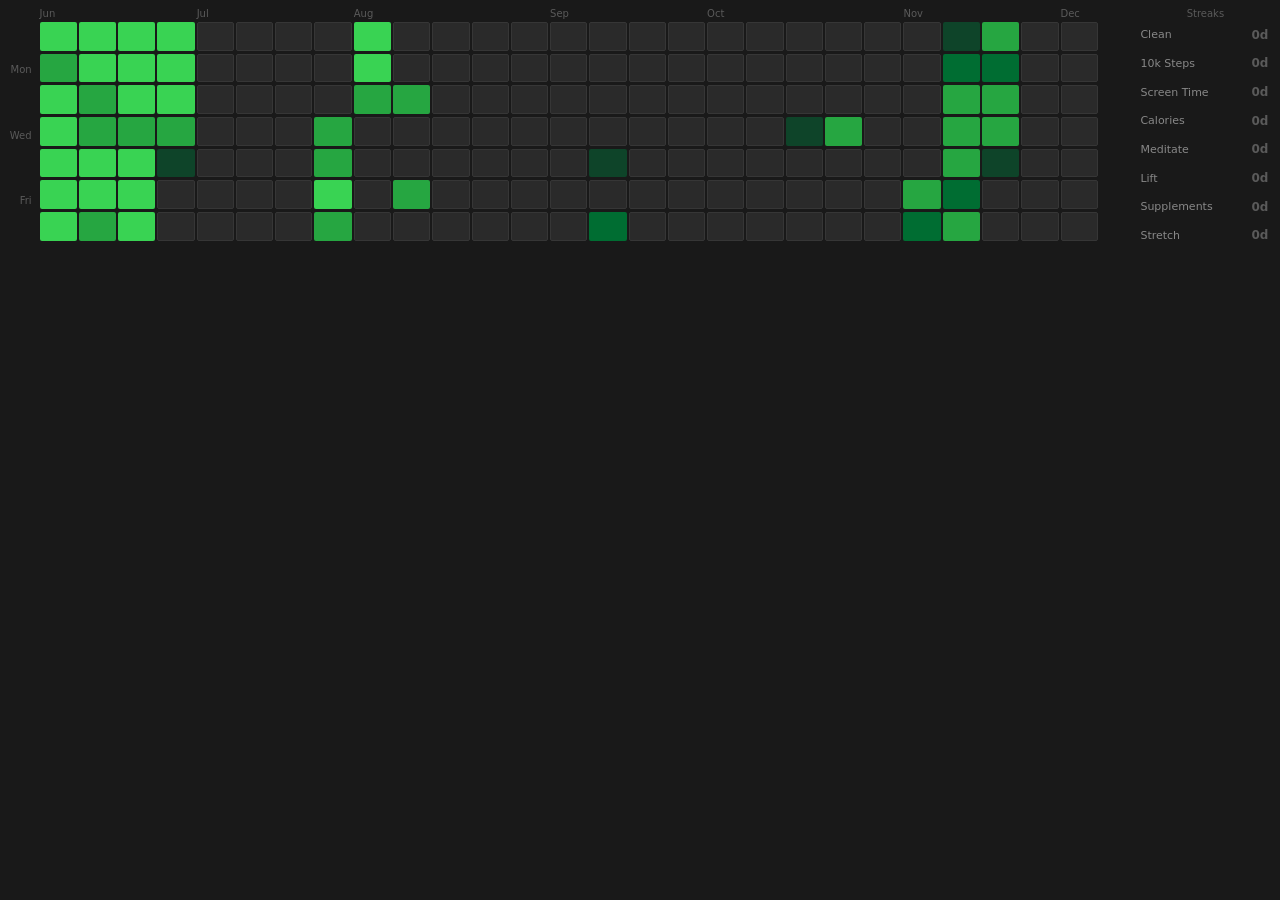
<file: index.html>
<!DOCTYPE html>
<html lang="en">
<head>
  <meta charset="UTF-8">
  <meta name="viewport" content="width=device-width, initial-scale=1.0">
  <title>Habit Heatmap</title>
  <style>
    * { box-sizing: border-box; margin: 0; padding: 0; }

    html, body {
      background: #191919;
      overflow: hidden;
      width: 100%;
    }

    body {
      padding: 0.5rem 0.6rem 0.4rem;
      font-family: -apple-system, BlinkMacSystemFont, 'Segoe UI', system-ui, sans-serif;
    }

    .heatmap-outer {
      display: flex;
      flex-direction: column;
      width: 100%;
    }

    /* Top row: spacer + months + streaks header */
    .top-row {
      display: flex;
      gap: 4px;
      margin-bottom: 3px;
      align-items: flex-end;
    }
    .day-label-spacer { width: 26px; flex-shrink: 0; }
    .month-row {
      display: flex;
      gap: 2px;
      flex: 1;
    }
    .month-slot {
      flex: 1;
      font-size: 10px;
      color: #5a5a5a;
      white-space: nowrap;
      overflow: visible;
      user-select: none;
    }
    .streak-header {
      width: 130px;
      flex-shrink: 0;
      font-size: 10px;
      color: #5a5a5a;
      text-align: center;
      user-select: none;
    }

    /* Grid row */
    .grid-row {
      display: flex;
      gap: 4px;
      align-items: flex-start;
    }

    /* Day labels */
    .day-labels {
      display: flex;
      flex-direction: column;
      gap: 3px;
      width: 26px;
      flex-shrink: 0;
    }
    .day-label {
      display: flex;
      align-items: center;
      justify-content: flex-end;
      padding-right: 4px;
      font-size: 10px;
      color: #5a5a5a;
      user-select: none;
    }

    /* Heatmap grid */
    .heatmap-grid {
      display: flex;
      gap: 2px;
      flex: 1;
    }
    .week-col {
      display: flex;
      flex-direction: column;
      gap: 3px;
      flex: 1;
    }
    .day-cell {
      width: 100%;
      aspect-ratio: 1.3 / 1;
      border-radius: 2px;
      cursor: pointer;
    }
    .day-cell:hover {
      outline: 1px solid rgba(255,255,255,0.35);
      outline-offset: 1px;
    }

    .c0 { background: #2a2a2a; border: 1px solid #363636; }
    .c1 { background: #0e4429; }
    .c2 { background: #006d32; }
    .c3 { background: #26a641; }
    .c4 { background: #39d353; }
    .no-entry { background: transparent; cursor: default; }

    /* Streak column */
    .streak-col {
      width: 130px;
      flex-shrink: 0;
      display: flex;
      flex-direction: column;
    }
    .streak-row {
      display: flex;
      align-items: center;
      justify-content: space-between;
      padding: 0 2px 0 0;
    }
    .streak-name {
      font-size: 11px;
      color: #888;
      white-space: nowrap;
      overflow: hidden;
      text-overflow: ellipsis;
    }
    .streak-val {
      font-size: 12px;
      font-weight: 600;
      flex-shrink: 0;
    }
    .streak-val.hot  { color: #39d353; }
    .streak-val.warm { color: #26a641; }
    .streak-val.cold { color: #5a5a5a; }

    /* Tooltip */
    .tooltip {
      position: fixed;
      background: #1c2128;
      border: 1px solid #444c56;
      border-radius: 6px;
      padding: 7px 11px;
      font-size: 12px;
      color: #e6edf3;
      pointer-events: none;
      z-index: 9999;
      display: none;
      white-space: nowrap;
      box-shadow: 0 4px 14px rgba(0,0,0,0.6);
      line-height: 1.55;
    }
    .tooltip strong { color: #3fb950; }
  </style>
</head>
<body>

<div class="heatmap-outer">
  <div class="top-row">
    <div class="day-label-spacer"></div>
    <div class="month-row" id="monthRow"></div>
    <div class="streak-header">Streaks</div>
  </div>
  <div class="grid-row">
    <div class="day-labels" id="dayLabels">
      <div class="day-label"></div>
      <div class="day-label">Mon</div>
      <div class="day-label"></div>
      <div class="day-label">Wed</div>
      <div class="day-label"></div>
      <div class="day-label">Fri</div>
      <div class="day-label"></div>
    </div>
    <div class="heatmap-grid" id="heatmapGrid"></div>
    <div class="streak-col" id="streakCol"></div>
  </div>
</div>

<div class="tooltip" id="tooltip"></div>

<script>
let pctData     = {};
let streakData  = {};
let totalHabits = 8;

const HABIT_ORDER = [
  "Clean", "10k Steps", "Screen Time", "Calories",
  "Meditate", "Lift", "Supplements", "Stretch"
];

function scoreLevel(pct) {
  if (pct <= 0)  return 1;
  if (pct <= 30) return 1;
  if (pct <= 57) return 2;
  if (pct <= 80) return 3;
  return 4;
}

function pctLabel(pct) {
  if (pct <= 0) return `0 / ${totalHabits} habits (0%)`;
  const done = Math.round(pct / 100 * totalHabits);
  return `${done} / ${totalHabits} habits &nbsp;·&nbsp; ${pct}%`;
}

function fmtDate(dateStr) {
  const d = new Date(dateStr + "T12:00:00");
  return d.toLocaleDateString("en-US", { weekday:"short", month:"short", day:"numeric", year:"numeric" });
}

function streakClass(n) {
  if (n >= 14) return "hot";
  if (n >= 5)  return "warm";
  return "cold";
}

function buildStreakCol(cellH, cellW) {
  const col = document.getElementById("streakCol");
  col.innerHTML = "";
  // Gap = one cell width on both the header and the column
  col.style.marginLeft = cellW + "px";
  const header = document.querySelector(".streak-header");
  if (header) header.style.marginLeft = cellW + "px";
  const totalH = cellH * 7 + 3 * 6;
  const rowH   = (totalH - 3 * 7) / 8;

  HABIT_ORDER.forEach((name, i) => {
    const n   = streakData[name] ?? 0;
    const row = document.createElement("div");
    row.className = "streak-row";
    row.style.height = rowH + "px";
    if (i < HABIT_ORDER.length - 1) row.style.marginBottom = "3px";

    const nameEl = document.createElement("span");
    nameEl.className = "streak-name";
    nameEl.textContent = name;

    const valEl = document.createElement("span");
    valEl.className = `streak-val ${streakClass(n)}`;
    valEl.textContent = n + "d";

    row.appendChild(nameEl);
    row.appendChild(valEl);
    col.appendChild(row);
  });
}

function buildGrid() {
  const NUM_WEEKS = 26;
  const today = new Date();
  today.setHours(0, 0, 0, 0);

  const startDate = new Date(today);
  startDate.setDate(startDate.getDate() - NUM_WEEKS * 7);
  startDate.setDate(startDate.getDate() - startDate.getDay());

  const gridEl  = document.getElementById("heatmapGrid");
  const monthEl = document.getElementById("monthRow");
  const tip     = document.getElementById("tooltip");
  const MONTHS  = ["Jan","Feb","Mar","Apr","May","Jun","Jul","Aug","Sep","Oct","Nov","Dec"];

  gridEl.innerHTML  = "";
  monthEl.innerHTML = "";

  let cur = new Date(startDate);
  let weekIdx = 0;
  const monthSlots = [];
  let lastMonth = null;

  while (cur <= today) {
    const weekCol = document.createElement("div");
    weekCol.className = "week-col";

    let slotLabel = null;
    const ws = new Date(cur);
    for (let d = 0; d < 7; d++) {
      const cd = new Date(ws); cd.setDate(cd.getDate() + d);
      if (cd.getDate() === 1 || weekIdx === 0) {
        const mn = MONTHS[cd.getMonth()];
        if (mn !== lastMonth) { slotLabel = mn; lastMonth = mn; }
      }
    }
    monthSlots.push(slotLabel);

    for (let dow = 0; dow < 7; dow++) {
      const cell    = document.createElement("div");
      const key     = cur.toISOString().slice(0, 10);
      const future  = cur > today;
      const hasData = Object.prototype.hasOwnProperty.call(pctData, key);
      const pct     = pctData[key];

      cell.className = future   ? "day-cell no-entry"
                     : !hasData ? "day-cell c0"
                     :            `day-cell c${scoreLevel(pct)}`;

      if (!future) {
        const _k = key, _h = hasData, _p = pct;
        cell.addEventListener("mouseenter", () => {
          const label = _h ? pctLabel(_p) : "No entry";
          tip.innerHTML = `<strong>${fmtDate(_k)}</strong><br>${label}`;
          tip.style.display = "block";
        });
        cell.addEventListener("mousemove", e => {
          tip.style.left = (e.clientX + 14) + "px";
          tip.style.top  = (e.clientY - 10) + "px";
        });
        cell.addEventListener("mouseleave", () => tip.style.display = "none");
      }

      weekCol.appendChild(cell);
      cur.setDate(cur.getDate() + 1);
    }

    gridEl.appendChild(weekCol);
    weekIdx++;
  }

  monthSlots.forEach(label => {
    const s = document.createElement("div");
    s.className = "month-slot";
    s.textContent = label || "";
    monthEl.appendChild(s);
  });

  requestAnimationFrame(() => requestAnimationFrame(() => {
    const cell = document.querySelector(".day-cell");
    if (!cell) return;
    const rect = cell.getBoundingClientRect();
    const h = rect.height;
    const w = rect.width;
    document.querySelectorAll(".day-label").forEach(el => el.style.height = h + "px");
    buildStreakCol(h, w);
  }));
}

async function load() {
  try {
    const r = await fetch("./habits.json?t=" + Date.now());
    if (!r.ok) throw new Error("no json");
    const j = await r.json();
    pctData     = j.habits      || {};
    streakData  = j.streaks     || {};
    totalHabits = j.totalHabits || 8;
  } catch {
    console.warn("habits.json unavailable — rendering empty grid");
  }
  buildGrid();
}

load();
</script>
</body>
</html>
</file>
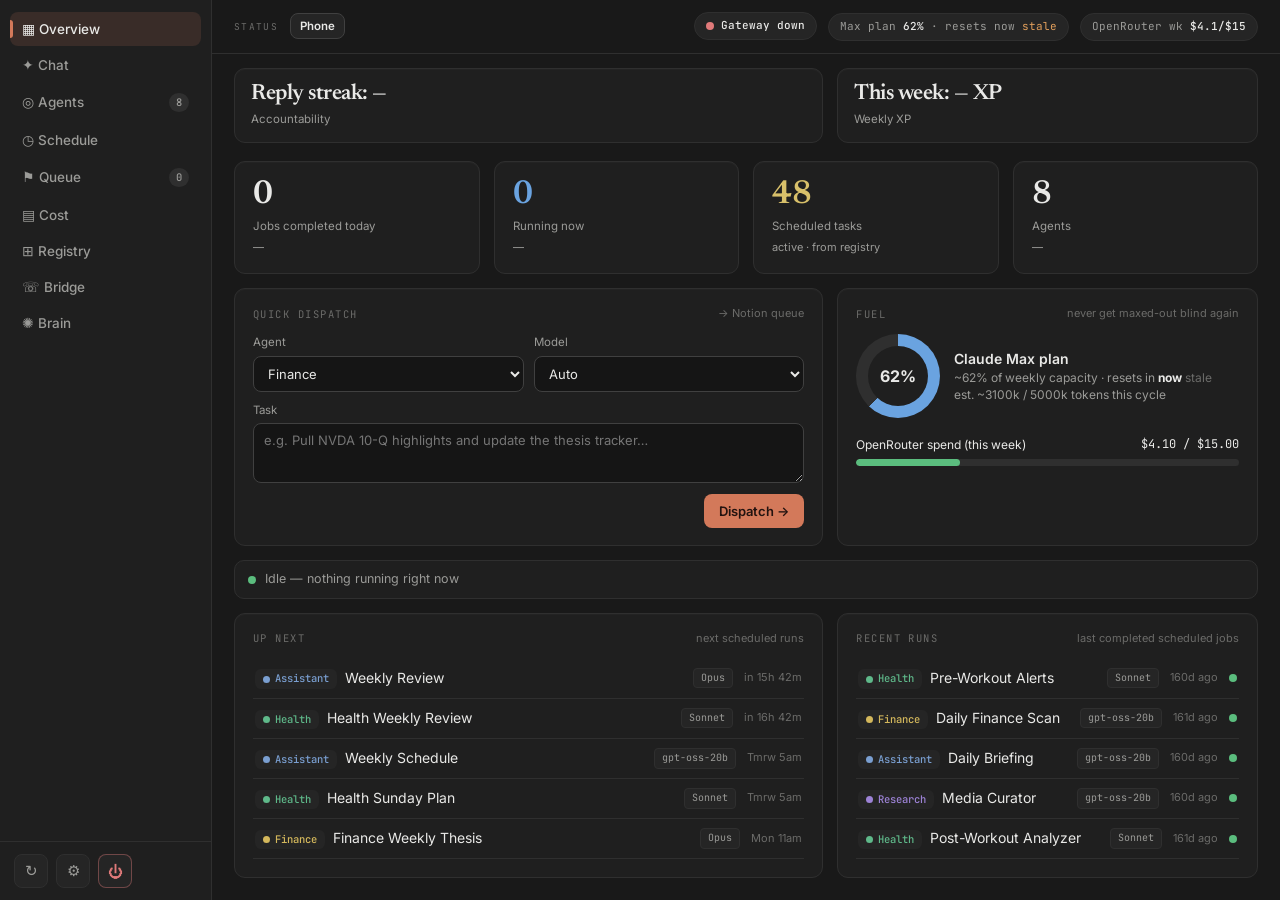
<file: command-center/index.html>
<!DOCTYPE html>
<html lang="en">
<head>
  <meta charset="utf-8">
  <meta name="viewport" content="width=device-width, initial-scale=1">
  <title>AI Command Center</title>
  <link rel="preconnect" href="https://fonts.googleapis.com">
  <link rel="preconnect" href="https://fonts.gstatic.com" crossorigin>
  <link rel="stylesheet" href="https://fonts.googleapis.com/css2?family=Inter:wght@400;500;600;700&family=JetBrains+Mono:wght@400;500&family=Newsreader:wght@400;500;600&display=swap">
  <link rel="stylesheet" href="css/styles.css">
</head>
<body>
  <!-- App shell: fixed left nav rail + flexible main stage. The JS only needs the #tabs, #pills,
       #btn-refresh, #btn-settings, .panel, #overlay and #toast hooks — all preserved below. -->
  <div class="app">

    <!-- ── Left nav rail ─────────────────────────────────────────────────────────── -->
    <nav class="rail" aria-label="Primary">
      <!-- No brand block — the Notion page title above the embed serves as the heading. -->

      <!-- Vertical tab list (rendered by render/chrome.js). -->
      <div class="tabs" id="tabs" role="tablist" aria-label="Command Center sections"></div>

      <!-- Footer row of square icon buttons (refresh / settings). -->
      <div class="rail-foot">
        <button class="iconbtn" id="btn-refresh" title="Refresh" aria-label="Refresh"></button>
        <button class="iconbtn" id="btn-settings" title="Settings" aria-label="Settings"></button>
        <button class="iconbtn kill" id="btn-kill" title="Global pause — stop all scheduled runs" aria-label="Global pause (kill switch)" aria-pressed="false"></button>
      </div>
    </nav>

    <!-- ── Main stage ───────────────────────────────────────────────────────────── -->
    <main class="stage">
      <!-- Slim status strip. Pills (gateway / Max % / OpenRouter $) render into #pills. -->
      <div class="statusstrip">
        <span class="strip-label mono">STATUS</span>
        <button class="btn ghost sm" id="btn-phone" title="Toggle phone layout" aria-pressed="false">Phone</button>
        <span class="spacer"></span>
        <span id="pills"></span>
      </div>

      <!-- Vitals bar: reply streak + weekly XP (Task 4.2). Persistent across tabs, rendered by
           render/vitals.js from data/vitals/vitals-data.json. Empty when data is missing. -->
      <div id="vitals-bar"></div>

      <!-- Seven swappable panels. Visibility owned by CSS (.panel{display:none}/.panel.active{display:flex}). -->
      <div class="stage-body">
        <div class="panel active" id="overview" role="tabpanel" aria-labelledby="tab-overview"></div>
        <div class="panel" id="chat" role="tabpanel" aria-labelledby="tab-chat"></div>
        <div class="panel" id="agents" role="tabpanel" aria-labelledby="tab-agents"></div>
        <div class="panel" id="schedule" role="tabpanel" aria-labelledby="tab-schedule"></div>
        <div class="panel" id="queue" role="tabpanel" aria-labelledby="tab-queue"></div>
        <div class="panel" id="cost" role="tabpanel" aria-labelledby="tab-cost"></div>
        <div class="panel" id="registry" role="tabpanel" aria-labelledby="tab-registry"></div>
        <div class="panel" id="phonebridge" role="tabpanel" aria-labelledby="tab-phonebridge"></div>
        <div class="panel" id="brain" role="tabpanel" aria-labelledby="tab-brain"></div>
      </div>
    </main>
  </div>

  <!-- Overlay + modal container (populated by render/agents.js etc.). CSS .overlay.open drives visibility. -->
  <div class="overlay" id="overlay">
    <div class="modal" id="modal" role="dialog" aria-modal="true"></div>
  </div>

  <!-- Toast container -->
  <div class="toast" id="toast" role="status" aria-live="polite"></div>

  <!-- D3 (brain-map force-directed graph only; every other tab stays DOM-string/no-lib).
       defer so a slow/unreachable CDN never blocks the rest of the app from booting — brain.js
       checks window.d3 and shows a graceful message if it never loaded. -->
  <script src="https://d3js.org/d3.v7.min.js" defer></script>
  <script type="module" src="js/main.js"></script>
</body>
</html>
</file>
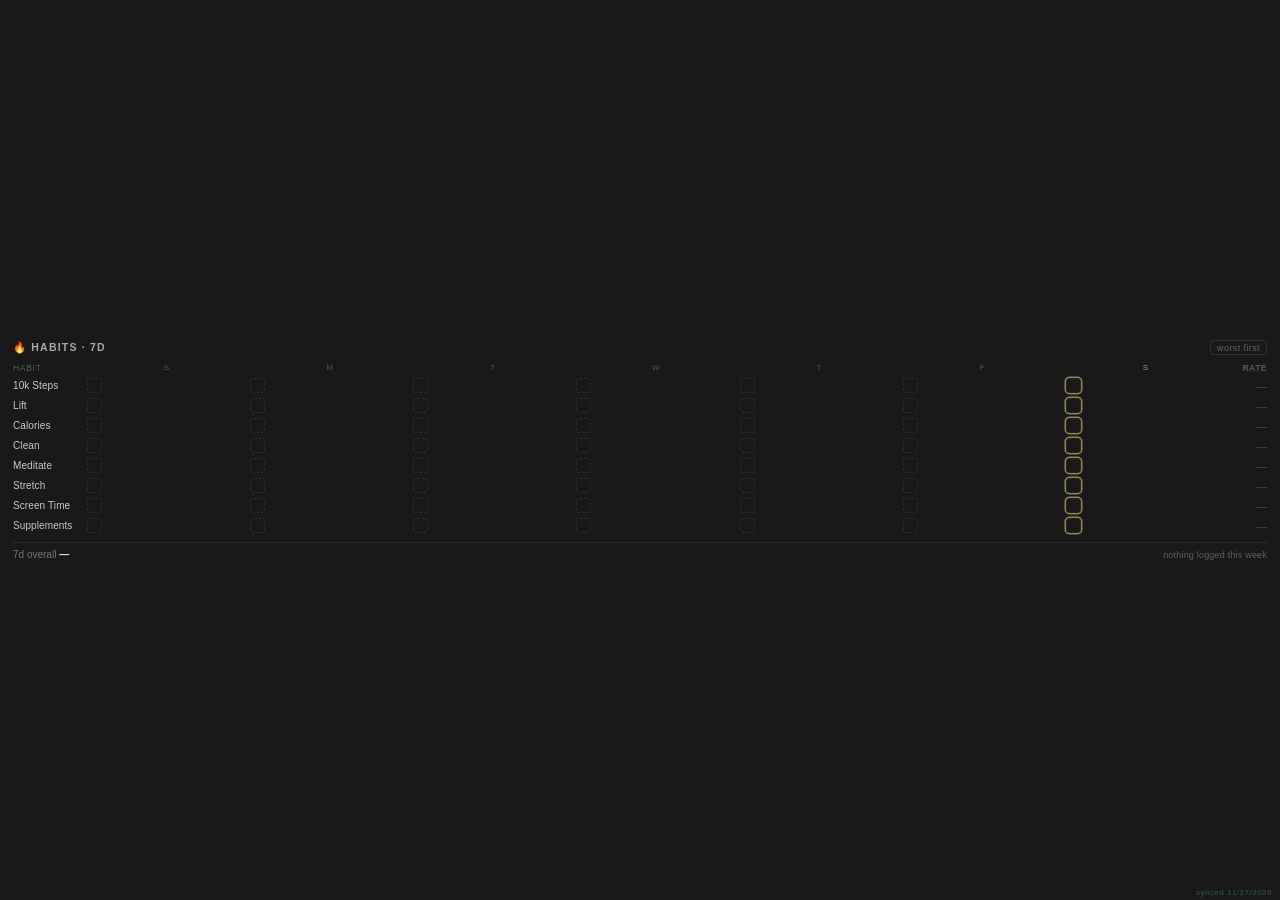
<file: habits.html>
<!DOCTYPE html>
<html lang="en">
<head>
<meta charset="UTF-8" />
<meta name="viewport" content="width=device-width, initial-scale=1.0" />
<title>Habits — 7 Day</title>
<style>
  *,*::before,*::after{box-sizing:border-box;margin:0;padding:0}
  html,body{background:#191919;color:#e0e0e0;font-family:-apple-system,BlinkMacSystemFont,"Segoe UI",Helvetica,Arial,sans-serif;height:100%;overflow:hidden}
  body{display:flex;flex-direction:column;justify-content:center;padding:11px 13px}

  .wrap{position:relative;display:flex;flex-direction:column;gap:7px;width:100%}
  .head{display:flex;align-items:center;justify-content:space-between}
  .title{font-size:10.5px;font-weight:600;letter-spacing:1.2px;color:#a8a8a8}
  .sort{font-size:9px;color:rgba(255,255,255,0.32);letter-spacing:.4px;cursor:pointer;border:1px solid rgba(255,255,255,0.10);border-radius:4px;padding:1.5px 6px;white-space:nowrap}
  .sort:hover{color:#d0d0d0;border-color:rgba(255,255,255,0.28)}

  /* one row per habit: name | 7 day dots | rate */
  .rows{display:flex;flex-direction:column;gap:3px}
  .row{display:grid;grid-template-columns:66px 1fr 34px;align-items:center;gap:8px;height:17px}
  .row.hdr{height:11px;margin-bottom:1px}

  .nm{font-size:10px;color:#c9c9c9;white-space:nowrap;overflow:hidden;text-overflow:ellipsis;letter-spacing:.1px}
  .row.hdr .nm{font-size:8.5px;color:rgba(255,255,255,0.28);letter-spacing:.7px}

  .days{display:grid;grid-template-columns:repeat(7,1fr);gap:4px}
  .d{aspect-ratio:1;max-height:15px;border-radius:3.5px;background:#242424;border:1px solid rgba(255,255,255,0.05)}
  .d.on{background:#41a85f;border-color:rgba(74,222,128,0.28)}
  .d.off{background:#3a2326;border-color:rgba(248,113,113,0.16)}
  .d.none{background:transparent;border:1px dashed rgba(255,255,255,0.09)}
  .d.today{box-shadow:0 0 0 1.5px rgba(226,201,126,0.6)}
  .days.hdr-days{align-items:end}
  .dl{font-size:8px;text-align:center;color:rgba(255,255,255,0.26);letter-spacing:.2px}
  .dl.is-today{color:rgba(226,201,126,0.75)}

  .rate{font-size:10.5px;font-weight:700;text-align:right;font-variant-numeric:tabular-nums}
  .rate.good{color:#4ade80}
  .rate.mid{color:#e2c97e}
  .rate.bad{color:#f87171}
  .rate.na{color:rgba(255,255,255,0.22);font-weight:500}
  .row.hdr .rate{font-size:8.5px;color:rgba(255,255,255,0.28);font-weight:600;letter-spacing:.5px}

  .foot{display:flex;align-items:center;justify-content:space-between;gap:10px;padding-top:6px;margin-top:1px;border-top:1px solid rgba(255,255,255,0.07)}
  .overall{font-size:10px;color:rgba(255,255,255,0.4);white-space:nowrap}
  .overall b{color:#e0e0e0;font-weight:700}
  .weak{font-size:9px;color:rgba(255,255,255,0.3);letter-spacing:.2px;white-space:nowrap;overflow:hidden;text-overflow:ellipsis}
  .weak b{color:#f87171;font-weight:700}

  .tip{position:fixed;background:#1c2128;border:1px solid #444c56;border-radius:6px;padding:6px 10px;font-size:11px;color:#e6edf3;pointer-events:none;z-index:9999;display:none;white-space:nowrap;box-shadow:0 4px 14px rgba(0,0,0,0.6);line-height:1.5}
  .tip b{font-weight:700}
  .tip .s{color:rgba(255,255,255,0.45);font-size:10px}

  #liveStatus{position:fixed;bottom:3px;right:8px;font-size:8px;color:rgba(255,255,255,0.18);letter-spacing:.5px}
</style>
</head>
<body>
  <div class="wrap">
    <div class="head">
      <span class="title">🔥 HABITS · 7D</span>
      <span class="sort" id="sortBtn">worst first</span>
    </div>
    <div class="rows" id="rows"></div>
    <div class="foot">
      <span class="overall" id="overall"></span>
      <span class="weak" id="weak"></span>
    </div>
  </div>
  <div class="tip" id="tip"></div>
  <div id="liveStatus">loading…</div>

  <script>
    // Reads habits.json: { habits:{date:pct}, details:{date:{habit:bool}}, streaks:{habit:days}, totalHabits, updated }
    // Per-habit success rate over the trailing 7 days is derived from `details` — no schema change needed.
    const REFRESH = 15 * 60 * 1000;
    const DAYS = 7;
    const HABIT_ORDER = ["10k Steps","Lift","Calories","Clean","Meditate","Stretch","Screen Time","Supplements"];

    let DETAILS = {}, STREAKS = {}, SORT = "worst";  // "worst" | "fixed"

    function keyOf(dt){const y=dt.getFullYear(),m=String(dt.getMonth()+1).padStart(2,'0'),d=String(dt.getDate()).padStart(2,'0');return `${y}-${m}-${d}`;}
    function today0(){const t=new Date();return new Date(t.getFullYear(),t.getMonth(),t.getDate());}
    function lastDays(){const b=today0(),out=[];for(let i=DAYS-1;i>=0;i--){const dt=new Date(b);dt.setDate(b.getDate()-i);out.push(dt);}return out;}

    function demo(){
      const d={};
      lastDays().forEach((dt,i)=>{
        const det={}; HABIT_ORDER.forEach((n,j)=>det[n]=((i*3+j*5)%7)>1);
        if(i<DAYS-1) d[keyOf(dt)]=det;   // today unlogged, mirrors real usage
      });
      return d;
    }

    const tip=document.getElementById("tip");
    function bindTip(el,html){
      el.addEventListener("mouseenter",()=>{tip.innerHTML=html;tip.style.display="block";});
      el.addEventListener("mousemove",e=>{tip.style.left=(e.clientX+13)+"px";tip.style.top=(e.clientY-8)+"px";});
      el.addEventListener("mouseleave",()=>tip.style.display="none");
    }

    // Habits present in the window (union across logged days), in canonical order.
    function habitNames(dates){
      const seen=new Set();
      dates.forEach(dt=>{const det=DETAILS[keyOf(dt)]; if(det) Object.keys(det).forEach(h=>seen.add(h));});
      if(!seen.size) return HABIT_ORDER.slice();
      return HABIT_ORDER.filter(h=>seen.has(h)).concat([...seen].filter(h=>!HABIT_ORDER.includes(h)).sort());
    }

    // done / logged over the window. `logged` skips days with no entry, so an unlogged
    // today doesn't get counted as a miss and drag every rate down.
    function statsFor(name,dates){
      let done=0,logged=0;const marks=[];
      dates.forEach(dt=>{
        const det=DETAILS[keyOf(dt)];
        if(!det || !(name in det)){marks.push(null);return;}
        const on=!!det[name]; marks.push(on); logged++; if(on) done++;
      });
      return {done,logged,marks,rate:logged?Math.round(done/logged*100):null};
    }

    function rateClass(r){ if(r==null) return "na"; if(r>=85) return "good"; if(r>=55) return "mid"; return "bad"; }

    function render(){
      const dates=lastDays(), tkey=keyOf(today0());
      const rows=document.getElementById("rows"); rows.innerHTML="";

      const hdr=document.createElement("div"); hdr.className="row hdr";
      const hdrDays=dates.map(dt=>{
        const isT=keyOf(dt)===tkey;
        return `<div class="dl${isT?" is-today":""}">${dt.toLocaleDateString(undefined,{weekday:'narrow'})}</div>`;
      }).join("");
      hdr.innerHTML=`<span class="nm">HABIT</span><div class="days hdr-days">${hdrDays}</div><span class="rate">RATE</span>`;
      rows.appendChild(hdr);

      const names=habitNames(dates);
      const data=names.map(n=>({name:n,...statsFor(n,dates)}));

      const ordered = SORT==="worst"
        // unlogged habits sink to the bottom; ties keep canonical order (stable sort)
        ? data.slice().sort((a,b)=>(a.rate==null)-(b.rate==null) || a.rate-b.rate)
        : data;

      ordered.forEach(h=>{
        const row=document.createElement("div"); row.className="row";
        const cells=h.marks.map((m,i)=>{
          const isT=keyOf(dates[i])===tkey;
          const cls=m===null?"none":(m?"on":"off");
          return `<div class="d ${cls}${isT?" today":""}"></div>`;
        }).join("");
        const rtxt=h.rate==null?"—":h.rate+"%";
        row.innerHTML=`<span class="nm">${h.name}</span><div class="days">${cells}</div><span class="rate ${rateClass(h.rate)}">${rtxt}</span>`;

        const st=STREAKS[h.name];
        const streakTxt=(st!=null && st>0)?` · ${st}d streak`:"";
        bindTip(row,`<b>${h.name}</b> — ${h.rate==null?"no data":h.rate+"%"}<br><span class="s">${h.done}/${h.logged} logged days${streakTxt}</span>`);
        rows.appendChild(row);
      });

      const totDone=data.reduce((s,h)=>s+h.done,0), totLog=data.reduce((s,h)=>s+h.logged,0);
      document.getElementById("overall").innerHTML =
        totLog ? `7d overall <b>${Math.round(totDone/totLog*100)}%</b> · ${totDone}/${totLog}` : `7d overall <b>—</b>`;

      const scored=data.filter(h=>h.rate!=null);
      const weak=document.getElementById("weak");
      if(scored.length){
        const w=scored.reduce((a,b)=>b.rate<a.rate?b:a);
        weak.innerHTML = w.rate>=85 ? `all habits ≥85%` : `weakest <b>${w.name} ${w.rate}%</b>`;
      } else {
        weak.textContent="nothing logged this week";
      }
    }

    document.getElementById("sortBtn").addEventListener("click",()=>{
      SORT = SORT==="worst" ? "fixed" : "worst";
      document.getElementById("sortBtn").textContent = SORT==="worst" ? "worst first" : "fixed order";
      render();
    });

    function setStatus(txt,col){const el=document.getElementById("liveStatus");el.textContent=txt;if(col)el.style.color=col;}

    async function load(){
      try{
        const r=await fetch("./habits.json?t="+Date.now());
        if(!r.ok) throw new Error("no json");
        const j=await r.json();
        DETAILS=j.details||{}; STREAKS=j.streaks||{};
        render();
        const d=j.updated?new Date(j.updated*1000):new Date();
        setStatus("synced "+d.toLocaleDateString(),"rgba(74,222,128,0.35)");
      }catch{
        DETAILS=demo(); STREAKS={};
        render();
        setStatus("offline · seed data","rgba(255,255,255,0.15)");
      }
    }
    load();
    setInterval(load, REFRESH);
  </script>
</body>
</html>
</file>
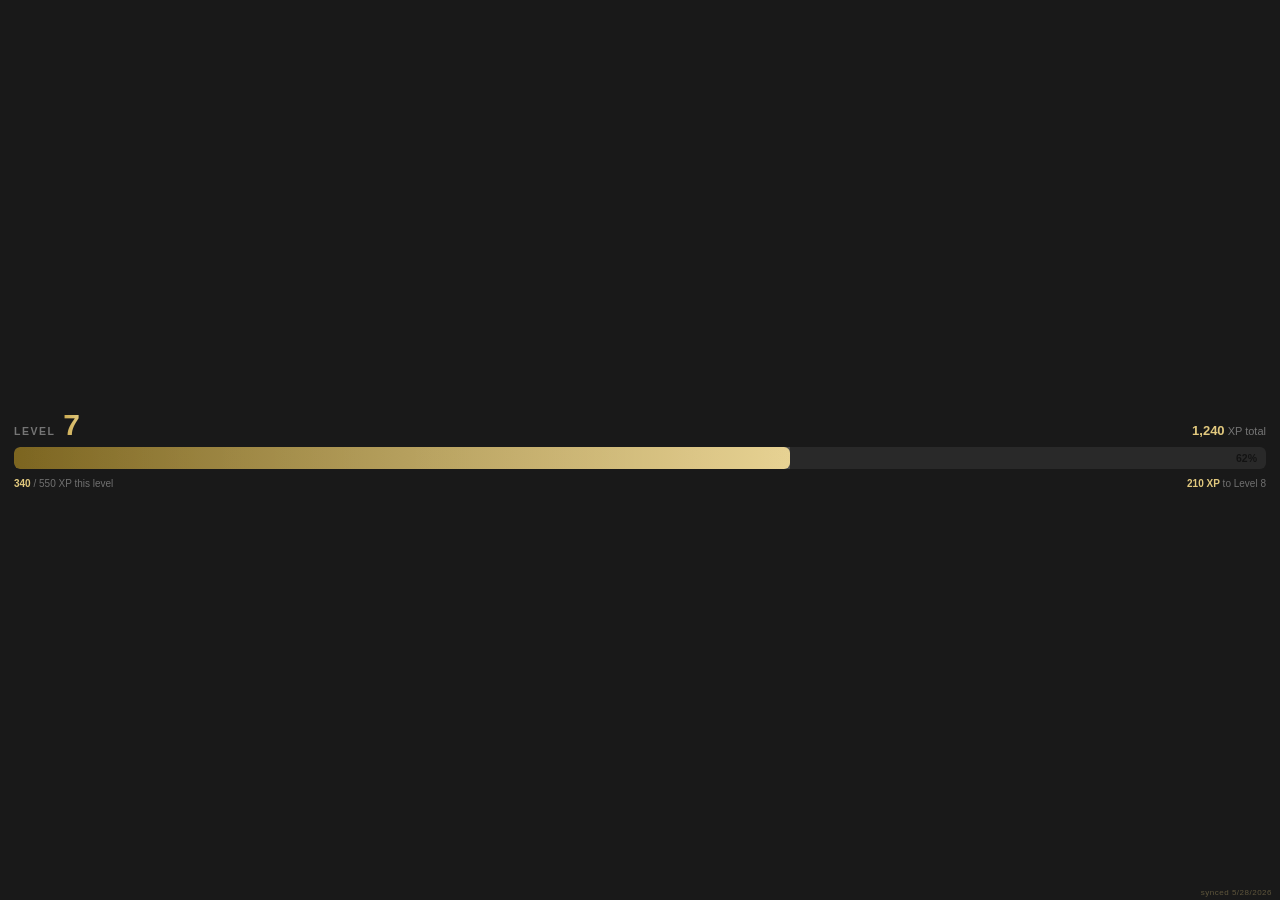
<file: status.html>
<!DOCTYPE html>
<html lang="en">
<head>
<meta charset="UTF-8" />
<meta name="viewport" content="width=device-width, initial-scale=1.0" />
<title>Status HUD</title>
<style>
  *,*::before,*::after{box-sizing:border-box;margin:0;padding:0}
  html,body{background:#191919;color:#e0e0e0;font-family:-apple-system,BlinkMacSystemFont,"Segoe UI",Helvetica,Arial,sans-serif;height:100%;overflow:hidden}
  body{display:flex;flex-direction:column;justify-content:center;padding:12px 14px}

  .status{display:flex;flex-direction:column;gap:9px;width:100%}

  /* top line: LEVEL + total xp */
  .top{display:flex;align-items:flex-end;justify-content:space-between;gap:10px}
  .lvl{display:flex;align-items:baseline;gap:8px}
  .lvl-word{font-size:10.5px;font-weight:600;letter-spacing:1.5px;color:rgba(255,255,255,0.4)}
  .lvl-num{font-size:30px;font-weight:800;line-height:.9;letter-spacing:-.5px;
           background:linear-gradient(90deg,#caa94f,#e2c97e);-webkit-background-clip:text;background-clip:text;-webkit-text-fill-color:transparent}
  .total{font-size:11px;color:rgba(255,255,255,0.4)}
  .total b{color:#e2c97e;font-weight:700;font-size:13px}

  /* overall xp bar */
  .bar-wrap{width:100%;background:rgba(255,255,255,0.07);border-radius:6px;height:22px;overflow:hidden;position:relative}
  .bar-fill{height:100%;width:0%;border-radius:6px;background:linear-gradient(90deg,#7c6520,#e2c97e);
            transition:width 1.4s cubic-bezier(0.22,1,0.36,1);position:relative}
  .bar-fill::after{content:'';position:absolute;inset:0;
            background:linear-gradient(90deg,transparent 0%,rgba(255,255,255,0.16) 50%,transparent 100%);
            background-size:200% 100%;animation:sweep 3s ease-in-out infinite}
  @keyframes sweep{0%{background-position:-200% 0}100%{background-position:200% 0}}
  .bar-pct{position:absolute;top:0;right:9px;height:22px;display:flex;align-items:center;
           font-size:10.5px;font-weight:700;color:rgba(0,0,0,0.55)}

  /* foot */
  .foot{display:flex;align-items:center;justify-content:space-between;gap:10px;font-size:10px;color:rgba(255,255,255,0.38)}
  .foot strong{color:#e2c97e;font-weight:700}

  #liveStatus{position:fixed;bottom:3px;right:8px;font-size:8px;color:rgba(255,255,255,0.18);letter-spacing:.5px}
</style>
</head>
<body>
  <div class="status" id="status"></div>
  <div id="liveStatus">loading…</div>

  <script>
    const REFRESH = 15 * 60 * 1000;

    // Seed / fallback — your XP engine overwrites status.json with the live numbers.
    const FALLBACK = { level:7, totalXP:1240, xpIntoLevel:340, xpForLevel:550 };

    function render(d){
      const into = Math.max(0, d.xpIntoLevel|0);
      const need = Math.max(1, d.xpForLevel|0);
      const pct  = Math.min(100, Math.round(into / need * 100));
      const toNext = Math.max(0, need - into);

      document.getElementById("status").innerHTML = `
        <div class="top">
          <div class="lvl"><span class="lvl-word">LEVEL</span><span class="lvl-num">${d.level}</span></div>
          <div class="total"><b>${(d.totalXP).toLocaleString()}</b> XP total</div>
        </div>
        <div class="bar-wrap">
          <div class="bar-fill" data-pct="${pct}"></div>
          <div class="bar-pct">${pct}%</div>
        </div>
        <div class="foot">
          <span><strong>${into.toLocaleString()}</strong> / ${need.toLocaleString()} XP this level</span>
          <span><strong>${toNext.toLocaleString()} XP</strong> to Level ${d.level + 1}</span>
        </div>`;

      requestAnimationFrame(() => setTimeout(() => {
        const b = document.querySelector(".bar-fill");
        if (b) b.style.width = b.dataset.pct + "%";
      }, 150));
    }

    function setStatus(txt, col){
      const el = document.getElementById("liveStatus");
      el.textContent = txt; if (col) el.style.color = col;
    }

    async function load(){
      try{
        const r = await fetch("./status.json?t=" + Date.now());
        if (!r.ok) throw new Error("no json");
        const j = await r.json();
        render(j);
        const d = j.updated ? new Date(j.updated * 1000) : new Date();
        setStatus("synced " + d.toLocaleDateString(), "rgba(226,201,126,0.35)");
      }catch{
        render(FALLBACK);
        setStatus("offline · seed data", "rgba(255,255,255,0.15)");
      }
    }
    load();
    setInterval(load, REFRESH);
  </script>
</body>
</html>
</file>
<file: command-center/css/styles.css>
:root{
  /* ── surfaces (Notion-native dark, neutral gray — no warm tint) ── */
  --bg:#191919;--panel:#1f1f1f;--panel2:#252525;--raise:#2f2f2f;--sunken:#151515;
  --line:#2f2f2f;--line2:#404040;
  /* legacy aliases — keep so every component rule + JS inline style stays valid */
  --card:#1f1f1f;--card2:#252525;--card3:#2f2f2f;--border:#2f2f2f;--border2:#404040;
  /* ── ink ── */
  --text:#e9e9e7;--muted:#9b9b98;--faint:#6b6b69;
  /* ── accent (clay) — the single accent; used sparingly ── */
  --accent:#d3795a;--accent-2:#e58a68;--accent-soft:rgba(211,121,90,.14);--on-accent:#231310;
  /* ── status semantics ── */
  --success:#5bbd7e;--running:#6aa3e0;--warn:#e3a05c;--fail:#e07a7a;--queued:#d8c06a;
  /* Agent theme colors — MUST match the agent-art bezels: finance=gold, health=green,
     business=red, marketing=teal. Everything color-codes off these vars. */
  --tag-assistant:#7a9fd1;--tag-finance:#d4b85c;--tag-health:#5fb98a;--tag-research:#9d83d6;
  --tag-programming:#d4905c;--tag-career:#c478c4;--tag-business:#e08585;--tag-marketing:#5cb8c0;
  /* Knowledge-base subjects not already covered by an agent color (brain-map tab) */
  --tag-trading:#c9975c;--tag-school:#6fa3c9;--tag-memory:#9490c9;--tag-knowledge:#7cbfa0;--tag-other:#8a8a87;
  /* ── shape ── */
  --radius:11px;--radius-sm:8px;--rail-w:212px;
}
*{box-sizing:border-box;margin:0;padding:0}
*{scrollbar-width:thin;scrollbar-color:var(--line2) transparent}
::-webkit-scrollbar{width:8px;height:8px}
::-webkit-scrollbar-track{background:transparent}
::-webkit-scrollbar-thumb{background:var(--line2);border-radius:8px}
::-webkit-scrollbar-thumb:hover{background:var(--faint)}
html,body{height:100%}
body{background:var(--bg);color:var(--text);font-family:'Inter','Helvetica Neue',sans-serif;font-size:14px;
  line-height:1.45;-webkit-font-smoothing:antialiased}
.mono{font-family:'JetBrains Mono','Courier New',monospace}
/* Serif (Newsreader) is reserved for headings, the wordmark, and big KPI numbers ONLY. */
h1,h2,h3{margin:0;font-family:'Newsreader','Georgia',serif;font-weight:600}
.muted{color:var(--muted)}.faint{color:var(--faint)}.spacer{flex:1}
.grow{flex:1;min-height:0}

/* ── App shell: fixed left rail + flexible stage ───────────────────────────────────── */
.app{display:flex;height:100vh;max-width:1640px;margin:0 auto}

/* Left nav rail */
.rail{width:var(--rail-w);flex:none;position:sticky;top:0;height:100vh;display:flex;flex-direction:column;
  background:var(--panel);border-right:1px solid var(--line)}
.brand{display:flex;align-items:center;gap:11px;padding:16px 15px 15px;border-bottom:1px solid var(--line)}
.brand .logo{width:30px;height:30px;border-radius:var(--radius-sm);background:var(--raise);border:1px solid var(--line2);
  display:grid;place-items:center;font-family:'Newsreader','Georgia',serif;font-size:17px;font-weight:600;color:var(--accent);flex:none}
.brand .brand-txt{min-width:0}
.brand .wordmark{font-family:'Newsreader','Georgia',serif;font-size:16px;font-weight:600;letter-spacing:.2px;line-height:1.1}
.brand .sub{font-size:9.5px;color:var(--faint);letter-spacing:.14em;margin-top:3px}

/* Footer row of square icon buttons */
.rail-foot{display:flex;gap:8px;padding:12px 14px;border-top:1px solid var(--line);margin-top:auto}

/* Main stage */
.stage{flex:1;min-width:0;display:flex;flex-direction:column;height:100vh}
.statusstrip{display:flex;align-items:center;gap:12px;padding:12px 22px;border-bottom:1px solid var(--line);flex:none}
.strip-label{font-size:9.5px;color:var(--faint);letter-spacing:.14em}
.statusstrip .spacer{flex:1}
.stage-body{flex:1;min-height:0;display:flex;flex-direction:column;overflow:hidden;padding:18px 22px 22px}

/* Vitals bar (Task 4.2): reply streak + weekly XP, persistent across tabs. Collapses to zero
   height when render/vitals.js leaves it empty (no data yet), so it never reserves dead space. */
#vitals-bar:empty{display:none}
#vitals-bar{padding:14px 22px 0}
#vitals-bar .box.kpi{padding:14px 16px}
#vitals-bar .kpi .big{font-size:22px}

/* status pills (mono) */
.pill{display:inline-flex;align-items:center;gap:7px;background:var(--panel2);border:1px solid var(--line);border-radius:999px;
  padding:5px 11px;font-family:'JetBrains Mono','Courier New',monospace;font-size:11px;color:var(--muted)}
.pill+.pill{margin-left:7px}
.pill b{color:var(--text);font-weight:500}
.pill .stale{color:var(--warn)}
.dot{width:8px;height:8px;border-radius:50%;background:var(--muted);display:inline-block}
.dot.ok{background:var(--success)}.dot.run{background:var(--running);box-shadow:0 0 0 3px rgba(106,163,224,.18)}
.dot.warn{background:var(--warn)}.dot.fail,.dot.bad{background:var(--fail)}
.iconbtn{background:var(--panel2);border:1px solid var(--line);color:var(--muted);border-radius:var(--radius-sm);
  width:34px;height:34px;cursor:pointer;font-size:15px;display:grid;place-items:center;transition:all .14s}
.iconbtn:hover{border-color:var(--line2);color:var(--text);background:var(--raise)}
/* Global kill switch: subtle red at rest, solid red when engaged (pause ON). */
.iconbtn.kill{color:var(--fail);border-color:rgba(224,122,122,.4)}
.iconbtn.kill:hover{background:rgba(224,122,122,.1);border-color:var(--fail)}
.iconbtn.kill.active{background:var(--fail);color:#fff;border-color:var(--fail);box-shadow:0 0 0 3px rgba(224,122,122,.2)}
.badge-mock{font-size:10px;letter-spacing:.14em;text-transform:uppercase;color:var(--on-accent);background:var(--queued);border-radius:5px;padding:3px 7px;font-weight:700;font-family:'JetBrains Mono',monospace}

/* ── Vertical tabs (ghost buttons; active = accent-soft + 3px clay left bar) ────────── */
.tabs{display:flex;flex-direction:column;gap:2px;padding:12px 10px;overflow-y:auto;flex:1}
.tab{position:relative;display:flex;align-items:center;gap:9px;width:100%;text-align:left;background:none;border:none;
  color:var(--muted);padding:9px 12px;font-size:13.5px;font-weight:500;cursor:pointer;font-family:inherit;border-radius:var(--radius-sm);transition:background .14s,color .14s}
.tab:hover{background:var(--panel2);color:var(--text)}
.tab.active{background:var(--accent-soft);color:var(--text)}
.tab.active::before{content:'';position:absolute;left:0;top:50%;transform:translateY(-50%);width:3px;height:18px;
  background:var(--accent);border-radius:0 3px 3px 0}
.tab .count{margin-left:auto;font-family:'JetBrains Mono','Courier New',monospace;font-size:10.5px;background:var(--raise);
  color:var(--muted);border-radius:999px;padding:1px 7px;line-height:1.6}
.tab .count:empty{display:none}
.tab.active .count{background:var(--accent);color:var(--on-accent)}

.panel{display:none;flex:1;min-height:0;flex-direction:column;gap:14px;animation:fade .2s ease}
.panel.active{display:flex}
@keyframes fade{from{opacity:0;transform:translateY(4px)}to{opacity:1;transform:none}}

.grid{display:grid;gap:14px}.cols-4{grid-template-columns:repeat(4,1fr)}.cols-2{grid-template-columns:1.4fr 1fr}
@media(max-width:1000px){.cols-4{grid-template-columns:repeat(2,1fr)}.cols-2{grid-template-columns:1fr}}
.box{background:var(--panel);border:1px solid var(--line);border-radius:var(--radius);padding:17px 18px;display:flex;flex-direction:column;box-shadow:inset 0 1px 0 rgba(255,255,255,.018)}
/* micro-label: mono, uppercase, wide tracking */
.ptitle{font-family:'JetBrains Mono','Courier New',monospace;font-size:10.5px;text-transform:uppercase;letter-spacing:.14em;color:var(--faint);margin-bottom:12px;display:flex;align-items:center;justify-content:space-between;gap:8px}
.ptitle .faint,.ptitle .mono{text-transform:none;letter-spacing:0;font-family:'Inter',sans-serif;font-size:11px}
.kpi .big{font-family:'Newsreader','Georgia',serif;font-size:33px;font-weight:600;letter-spacing:-.5px;line-height:1}
.kpi .lbl{font-size:11.5px;color:var(--muted);margin-top:6px}
.kpi .delta{font-size:11px;margin-top:6px}.up{color:var(--success)}.down{color:var(--fail)}
.note{font-size:11.5px;color:var(--faint);margin-top:8px}
.gaugewrap{display:flex;align-items:center;gap:14px}
.donut{width:84px;height:84px;border-radius:50%;display:grid;place-items:center;position:relative;flex:none}
.donut::before{content:'';position:absolute;width:60px;height:60px;border-radius:50%;background:var(--panel)}
.donut .val{position:relative;font-weight:700;font-size:16px}
.barrow{margin:8px 0}.barrow .top{display:flex;justify-content:space-between;font-size:12px;margin-bottom:5px}
.track{height:7px;background:var(--raise);border-radius:999px;overflow:hidden}.fill{height:100%;border-radius:999px}
.tag{font-family:'JetBrains Mono','Courier New',monospace;font-size:10.5px;padding:2px 8px;border-radius:6px;font-weight:500;display:inline-flex;align-items:center;gap:5px;background:var(--panel2)}
.tag::before{content:'';width:7px;height:7px;border-radius:50%;background:currentColor}
.t-assistant{color:var(--tag-assistant)}.t-finance{color:var(--tag-finance)}.t-health{color:var(--tag-health)}
.t-research{color:var(--tag-research)}.t-programming{color:var(--tag-programming)}.t-career{color:var(--tag-career)}
.t-business{color:var(--tag-business)}.t-marketing{color:var(--tag-marketing)}
.chip{font-family:'JetBrains Mono','Courier New',monospace;font-size:10px;background:var(--panel2);border:1px solid var(--line);border-radius:4px;padding:2px 7px;color:var(--muted);white-space:nowrap;display:inline-block}
.chip.max{color:var(--running);border-color:rgba(106,163,224,.4)}.chip.open{color:var(--success);border-color:rgba(91,189,126,.4)}
.chip.free{color:var(--muted)}.chip.code{color:var(--faint)}
.chip.warn{color:var(--warn);border-color:rgba(227,160,92,.4)}
.btn{background:var(--accent);color:var(--on-accent);border:none;border-radius:var(--radius-sm);padding:9px 15px;font-weight:600;font-size:13px;cursor:pointer;font-family:inherit;transition:background .14s}
.btn:hover{background:var(--accent-2)}.btn.ghost{background:var(--panel2);color:var(--text);border:1px solid var(--line2)}
.btn.ghost:hover{background:var(--raise)}
.btn.sm{padding:5px 9px;font-size:11.5px}.btn.danger{background:none;color:var(--fail);border:1px solid rgba(224,122,122,.4)}
.btn.danger:hover{background:rgba(224,122,122,.1)}
.btn.go{background:none;color:var(--success);border:1px solid rgba(91,189,126,.4)}
.btn.go:hover{background:rgba(91,189,126,.1)}
input,textarea,select{background:var(--sunken);color:var(--text);border:1px solid var(--line2);border-radius:var(--radius-sm);padding:8px 10px;font-size:13px;font-family:inherit;width:100%}
input:focus,textarea:focus,select:focus{outline:none;border-color:var(--accent)}
textarea{resize:vertical;min-height:60px}label.fld{display:block;font-size:11.5px;color:var(--muted);margin:0 0 5px}
.feed{display:flex;flex-direction:column;overflow:auto}
.feed .row{display:flex;gap:11px;padding:9px 2px;border-bottom:1px solid var(--line);align-items:center}
.feed .row:last-child{border-bottom:none}.feed .when{color:var(--faint);font-size:11px;min-width:46px}.feed .msg{flex:1}
.now-line{display:flex;align-items:center;gap:9px;font-size:12.5px;color:var(--muted);padding:9px 13px;background:var(--panel);border:1px solid var(--line);border-radius:10px;flex-shrink:0}

/* AGENTS — 4 columns × 2 rows for 8 agents */
.agrid{display:grid;grid-template-columns:repeat(4,1fr);gap:13px;align-items:stretch}
@media(max-width:1100px){.agrid{grid-template-columns:repeat(2,1fr)}}@media(max-width:620px){.agrid{grid-template-columns:repeat(2,1fr)}}
.agent-grid{flex:1;min-height:0;overflow-y:auto;display:grid;grid-template-columns:repeat(auto-fill,minmax(250px,1fr));gap:9px;align-content:start}
.acard{background:var(--panel);border:1px solid var(--line);border-radius:12px;overflow:hidden;display:flex;flex-direction:column;cursor:pointer;transition:border-color .15s,transform .12s}
.acard:hover{border-color:var(--line2);transform:translateY(-2px)}.acard.display-only{opacity:.85}
.card-img-wrap{position:relative;width:100%;aspect-ratio:1/1;background:var(--panel2);display:flex;align-items:center;justify-content:center;border-bottom:1px solid var(--line)}
.emoji-fallback{font-size:46px}
.card-img{position:absolute;inset:0;width:100%;height:100%;object-fit:cover;image-rendering:pixelated}
.card-body{padding:12px 13px;display:flex;flex-direction:column;gap:8px;flex:1}
.card-header{display:flex;align-items:flex-start;gap:10px}
.agent-name{font-size:14.5px;font-weight:700;color:var(--text);line-height:1.15}
.agent-type{display:inline-block;font-family:'JetBrains Mono',monospace;font-size:9px;font-weight:700;text-transform:uppercase;letter-spacing:.1em;padding:2px 7px;border-radius:4px;color:#15110c;margin-top:4px}
.type-assistant{background:var(--tag-assistant)}.type-finance{background:var(--tag-finance)}.type-health{background:var(--tag-health)}
.type-research{background:var(--tag-research)}.type-programming{background:var(--tag-programming)}.type-career{background:var(--tag-career)}
.type-business{background:var(--tag-business)}.type-marketing{background:var(--tag-marketing)}
.health{display:inline-flex;align-items:center;gap:5px;font-size:10px;color:var(--faint);margin-left:auto;white-space:nowrap}
.hdot{width:8px;height:8px;border-radius:50%;flex-shrink:0}
.h-green{background:var(--success)}.h-amber{background:var(--warn)}.h-red{background:var(--fail)}.h-gray{background:var(--faint)}.h-run{background:var(--running);animation:pulse 1.3s infinite}
@keyframes pulse{0%,100%{opacity:1}50%{opacity:.3}}
.card-desc{font-size:11px;line-height:1.5;color:var(--muted)}
.skillrow{display:flex;flex-wrap:wrap;gap:4px;margin-top:auto}
.card-foot{display:flex;align-items:center;justify-content:space-between;gap:8px;margin-top:8px;padding-top:8px;border-top:1px solid var(--line)}
.card-foot .did{font-size:10px;color:var(--muted);overflow:hidden;text-overflow:ellipsis;white-space:nowrap}
.open-hint{font-size:10px;color:var(--faint);text-align:right;flex-shrink:0}
/* left accent carries agent color identity (no top border → no double line over the art bezel) */
.acard.ag-finance{border-left:3px solid var(--tag-finance)}.acard.ag-health{border-left:3px solid var(--tag-health)}
.acard.ag-research{border-left:3px solid var(--tag-research)}.acard.ag-assistant{border-left:3px solid var(--tag-assistant)}
.acard.ag-programming{border-left:3px solid var(--tag-programming)}.acard.ag-career{border-left:3px solid var(--tag-career)}
.acard.ag-business{border-left:3px solid var(--tag-business)}.acard.ag-marketing{border-left:3px solid var(--tag-marketing)}

/* modal */
.overlay{position:fixed;inset:0;background:rgba(0,0,0,.62);display:none;align-items:flex-start;justify-content:center;padding:24px 16px;z-index:50;overflow-y:auto}
.overlay.open{display:flex}
.modal{background:var(--panel);border:1px solid var(--line2);border-radius:14px;width:100%;max-width:520px;padding:20px;box-shadow:0 18px 50px rgba(0,0,0,.5)}
.modal.wide{max-width:720px}
.modal-head{display:flex;align-items:center;gap:11px;margin-bottom:4px}
.modal-icon{width:46px;height:46px;border-radius:10px;display:flex;align-items:center;justify-content:center;font-size:22px;background:var(--panel2);border:1px solid var(--line);overflow:hidden;position:relative}
.modal-icon span{position:absolute}.modal-icon img{position:relative;width:100%;height:100%;object-fit:cover;image-rendering:pixelated}
.modal-title{font-size:16px;font-weight:700;color:var(--text)}
.modal-sub{font-size:11.5px;color:var(--muted);margin:8px 0 4px;line-height:1.55}
.sec{margin:16px 0}.sec-label{font-family:'JetBrains Mono','Courier New',monospace;font-size:9.5px;text-transform:uppercase;letter-spacing:.14em;color:var(--faint);margin-bottom:9px}
.btn-row{display:flex;flex-wrap:wrap;gap:9px}
/* All profile-page buttons share one gray treatment — bigger, more padding, clear border. */
.dispatch-btn{font-size:12.5px;font-weight:600;font-family:inherit;background:var(--panel2);border:1px solid var(--line2);border-radius:9px;padding:10px 16px;color:var(--text);cursor:pointer;transition:all .14s}
.dispatch-btn:hover{background:var(--raise);border-color:var(--faint)}.dispatch-btn.custom{color:var(--muted);border-style:dashed}
.preset-btn{font-size:11.5px;font-weight:600;font-family:inherit;background:rgba(122,159,209,.1);border:1px solid var(--line2);border-radius:7px;padding:7px 11px;color:var(--text);cursor:pointer;text-align:left}
.preset-btn:hover{background:rgba(122,159,209,.18)}
.profile-ctl{display:flex;gap:14px;flex-wrap:wrap;align-items:center;margin:12px 0;padding:13px 15px;background:var(--panel);border:1px solid var(--line2);border-radius:11px}
.mini-field{display:flex;align-items:center;gap:7px;font-size:11.5px;color:var(--muted)}.mini-field select{width:auto;padding:7px 9px}
/* Agent active/paused status light */
.agent-state{display:inline-flex;align-items:center;gap:7px;font-size:11px;font-weight:700;text-transform:uppercase;letter-spacing:.1em;font-family:'JetBrains Mono',monospace}
.agent-state .state-dot{width:9px;height:9px;border-radius:50%;flex-shrink:0}
.agent-state.active{color:var(--success)}.agent-state.active .state-dot{background:var(--success);box-shadow:0 0 0 3px rgba(91,189,126,.16)}
.agent-state.paused{color:var(--warn)}.agent-state.paused .state-dot{background:var(--warn);box-shadow:0 0 0 3px rgba(227,160,92,.16)}
/* Pause/Start toggle — gray to match the rest of the profile page, never white */
.agent-toggle{font-family:inherit;font-size:12.5px;font-weight:600;background:var(--raise);color:var(--text);border:1px solid var(--line2);border-radius:9px;padding:10px 18px;cursor:pointer;transition:all .14s}
.agent-toggle:hover{background:var(--panel2);border-color:var(--faint)}
.agent-toggle.paused{color:var(--warn);border-color:rgba(227,160,92,.45);background:rgba(227,160,92,.08)}
.skillacc{display:flex;flex-direction:column;gap:5px}
.skl{border:1px solid var(--line);border-radius:8px;background:var(--panel2);overflow:hidden}
.skl-h{display:flex;align-items:center;gap:8px;padding:8px 11px;cursor:pointer;font-family:'JetBrains Mono',monospace;font-size:11.5px;color:var(--text)}
.skl-h:hover{background:var(--raise)}.skl-h .caret{margin-left:auto;color:var(--faint);transition:transform .15s;font-size:10px}
.skl.open .caret{transform:rotate(90deg)}
.skl-b{display:none;padding:0 11px 10px 11px;font-size:11.5px;color:var(--muted);line-height:1.5;font-family:'Inter',sans-serif}
.skl.open .skl-b{display:block}
.spark{display:flex;align-items:flex-end;gap:2px;height:32px}.spark .bar{flex:1;border-radius:1px;min-height:2px;opacity:.85}
.activity-line{display:flex;gap:16px;font-size:11px;color:var(--muted);margin-top:7px}.activity-line b{color:var(--text);font-size:14px;font-weight:800}
.list{display:flex;flex-direction:column;gap:6px}
.lrow{display:flex;align-items:center;gap:9px;font-size:12px;padding:6px 8px;border-radius:7px;background:var(--panel2)}
.lrow .grow{flex:1;overflow:hidden;text-overflow:ellipsis;white-space:nowrap}.lrow .time{color:var(--faint);font-size:10.5px}
.st{font-family:'JetBrains Mono',monospace;font-size:9px;font-weight:700;text-transform:uppercase;letter-spacing:.1em;padding:2px 7px;border-radius:4px;white-space:nowrap}
.st-success{background:rgba(91,189,126,.16);color:var(--success)}.st-failed{background:rgba(224,122,122,.16);color:var(--fail)}.st-running{background:rgba(106,163,224,.16);color:var(--running)}
.field{margin-bottom:11px}.field label{display:block;font-size:11px;font-weight:600;color:var(--text);margin-bottom:5px}
.field .req{color:var(--fail)}.field .hint{color:var(--faint);font-weight:400}
.when-row{display:flex;gap:6px;flex-wrap:wrap}.when-opt{flex:1;min-width:84px;text-align:center;font-size:11px;font-weight:600;padding:8px 6px;border-radius:8px;border:1px solid var(--line2);background:var(--panel2);color:var(--muted);cursor:pointer}
.when-opt.sel{border-color:var(--accent);color:var(--text);background:var(--accent-soft)}
.modal-actions{display:flex;gap:9px;justify-content:flex-end;margin-top:14px}

/* SCHEDULE calendar */
.scbox{flex:1;min-height:0}
.cal{display:grid;grid-template-columns:repeat(7,1fr);gap:8px;flex:1;min-height:0}
.calcol{background:var(--panel2);border:1px solid var(--line);border-radius:10px;padding:8px;display:flex;flex-direction:column;overflow:hidden}
.calcol.today{border-color:var(--line2);box-shadow:inset 0 0 0 1px rgba(255,255,255,.05)}
.calcol.drag{border-color:var(--accent);background:var(--accent-soft)}
.calhd{font-family:'JetBrains Mono','Courier New',monospace;font-size:10px;font-weight:500;color:var(--muted);text-transform:uppercase;letter-spacing:.14em;padding:1px 2px 8px;display:flex;justify-content:space-between;align-items:center}
.calhd .td{font-size:8.5px;color:var(--on-accent);background:var(--accent);border-radius:4px;padding:1px 5px;font-weight:700;letter-spacing:.04em}
.calscroll{flex:1;overflow-y:auto;min-height:0}
.caltotal{margin-top:7px;padding-top:7px;border-top:1px solid var(--line);font-size:9.5px;color:var(--faint);display:flex;justify-content:space-between;align-items:center}
.caltotal b{font-weight:700;font-size:11px}
.daily-strip{font-size:9.5px;color:var(--faint);background:var(--panel);border:1px dashed var(--line2);border-radius:6px;padding:5px 7px;margin-bottom:7px;line-height:1.35}
.evt{border-left:3px solid var(--line2);background:var(--panel);border-radius:7px;padding:7px 8px;margin-bottom:7px;display:flex;flex-direction:column;gap:3px;cursor:pointer}
.evt .t{font-size:11px;font-weight:600;line-height:1.2}.evt .tm{font-size:9.5px;color:var(--faint)}
.evt .ft{font-size:9.5px;color:var(--muted);display:flex;justify-content:space-between;gap:6px}
.evt.ag-finance{border-left-color:var(--tag-finance)}.evt.ag-research{border-left-color:var(--tag-research)}.evt.ag-health{border-left-color:var(--tag-health)}
.evt.ag-assistant{border-left-color:var(--tag-assistant)}.evt.ag-programming{border-left-color:var(--tag-programming)}.evt.ag-career{border-left-color:var(--tag-career)}
.evt.ag-business{border-left-color:var(--tag-business)}.evt.ag-marketing{border-left-color:var(--tag-marketing)}
.evt.oneoff{border-style:dashed;border-left-style:solid;background:var(--accent-soft)}
.tray{border:1px dashed var(--line2);border-radius:10px;padding:11px 13px;background:var(--panel)}
.tray-h{font-size:11px;color:var(--muted);margin-bottom:9px;display:flex;align-items:center;gap:8px;flex-wrap:wrap}
.tray-items{display:flex;gap:8px;flex-wrap:wrap}
.dragchip{display:flex;align-items:center;gap:7px;background:var(--panel2);border:1px solid var(--line2);border-left:3px solid var(--line2);border-radius:8px;padding:7px 11px;font-size:12px;cursor:grab}
.dragchip:active{cursor:grabbing}.dragchip .gr{color:var(--faint);font-size:13px}
.dragchip.ag-finance{border-left-color:var(--tag-finance)}.dragchip.ag-research{border-left-color:var(--tag-research)}.dragchip.ag-health{border-left-color:var(--tag-health)}.dragchip.ag-assistant{border-left-color:var(--tag-assistant)}
.dragchip.ag-business{border-left-color:var(--tag-business)}.dragchip.ag-marketing{border-left-color:var(--tag-marketing)}

/* ONE-OFF TRAY — real rows (js/oneoffs.js), replacing the old hardcoded "No one-off jobs."
   .tray-items is a wrap-flex row built for the dragchips; one-offs stack, so .oo-list flips it. */
.oo-list{flex-direction:column;gap:0;max-height:190px;overflow-y:auto}
.oo-row{display:flex;align-items:center;gap:8px;font-size:11.5px;padding:6px 2px;border-bottom:1px solid var(--line);flex-wrap:wrap}
.oo-row:last-child{border-bottom:none}
.oo-icon{font-weight:700;width:14px;text-align:center;flex-shrink:0;font-size:12px}
.oo-name{font-weight:600;flex:1;min-width:120px;overflow:hidden;text-overflow:ellipsis;white-space:nowrap}
.oo-agent{font-family:'JetBrains Mono',monospace;font-size:10px;text-transform:uppercase;letter-spacing:.1em}
.oo-state{font-size:10.5px;font-weight:600;white-space:nowrap}
.oo-time{font-size:10.5px;white-space:nowrap}
.oo-x{background:none;border:none;color:var(--faint);cursor:pointer;font-size:14px;line-height:1;padding:0 2px}
.oo-x:hover{color:var(--fail)}
/* the refusal reason is the useful part of a failed row — full width, never clipped */
.oo-reason{flex-basis:100%;font-size:10.5px;padding:2px 0 0 22px;white-space:normal}

/* RECENT RUNS */
.rr-box{border:1px solid var(--line);border-radius:10px;padding:10px 13px;background:var(--panel);flex-shrink:0}
.rr-list{display:flex;flex-direction:column;max-height:260px;overflow-y:auto}
.rr-row{display:flex;align-items:center;gap:8px;font-size:11.5px;padding:6px 0;border-bottom:1px solid var(--line)}
.rr-row:last-child{border-bottom:none}
.rr-icon{font-weight:700;width:14px;text-align:center;flex-shrink:0;font-size:12px}
.rr-name{font-weight:600;flex:1;overflow:hidden;text-overflow:ellipsis;white-space:nowrap}
.rr-sep{margin:0 2px}
.rr-agent{font-family:'JetBrains Mono',monospace;font-size:10px;text-transform:uppercase;letter-spacing:.1em}
.rr-time{font-size:10.5px;margin-left:auto;white-space:nowrap}
.ag-text-finance{color:var(--tag-finance)}.ag-text-health{color:var(--tag-health)}
.ag-text-research{color:var(--tag-research)}.ag-text-assistant{color:var(--tag-assistant)}
.ag-text-programming{color:var(--tag-programming)}.ag-text-career{color:var(--tag-career)}
.ag-text-business{color:var(--tag-business)}.ag-text-marketing{color:var(--tag-marketing)}

/* QUEUE kanban + filter */
.q-filter{display:flex;gap:6px;padding-bottom:12px;border-bottom:1px solid var(--line);flex-shrink:0}
.q-ftab{font-size:11.5px;font-weight:600;padding:5px 14px;border-radius:999px;border:1px solid var(--line2);background:var(--panel2);color:var(--muted);cursor:pointer;font-family:inherit;transition:all .15s}
.q-ftab:hover{border-color:var(--faint);color:var(--text)}
.q-ftab.active{background:var(--accent);color:var(--on-accent);border-color:var(--accent)}
.kanban{display:flex;gap:12px;flex:1;min-height:0}
.kcol{background:var(--panel2);border:1px solid var(--line);border-radius:11px;padding:10px;display:flex;flex-direction:column;min-height:0;flex:1 1 0;min-width:170px;transition:flex-grow .25s ease}
.kcol-h{font-family:'JetBrains Mono','Courier New',monospace;font-size:11px;font-weight:500;text-transform:uppercase;letter-spacing:.14em;color:var(--muted);padding:2px 4px 10px;display:flex;align-items:center;gap:8px}
.kcol-h .n{background:var(--raise);border-radius:999px;font-size:10px;padding:1px 8px;color:var(--muted)}
.kcol-h.w{color:var(--queued)}.kcol-h.a{color:var(--running)}.kcol-h.s{color:var(--success)}
.kbody{overflow-y:auto;display:grid;grid-template-columns:repeat(auto-fill,minmax(250px,1fr));gap:9px;flex:1;align-content:start}
.qcard{border:1px solid var(--line);border-radius:9px;background:var(--panel);padding:11px;height:fit-content}
.qtop{display:flex;gap:9px;align-items:flex-start}
.qic{width:30px;height:30px;border-radius:8px;background:var(--raise);display:grid;place-items:center;font-size:14px;flex:none;overflow:hidden;position:relative}
.qic span{position:absolute}.qic img{position:relative;width:100%;height:100%;object-fit:cover;image-rendering:pixelated}
.qtitle{font-weight:600;font-size:12.5px;line-height:1.25}
.qmeta{font-size:10.5px;color:var(--muted);display:flex;gap:6px;flex-wrap:wrap;align-items:center;margin-top:5px}
.src{font-family:'JetBrains Mono',monospace;font-size:9px;text-transform:uppercase;letter-spacing:.1em;color:var(--faint);border:1px solid var(--line2);border-radius:4px;padding:1px 5px}
.qprompt{font-size:11px;color:var(--muted);margin-top:8px;line-height:1.45;background:var(--panel2);border:1px solid var(--line);border-radius:7px;padding:7px 9px;display:-webkit-box;-webkit-line-clamp:2;-webkit-box-orient:vertical;overflow:hidden}
.slotpill{font-size:10.5px;color:var(--success);background:rgba(91,189,126,.1);border:1px solid rgba(91,189,126,.3);border-radius:6px;padding:3px 8px;margin-top:8px;display:inline-block}
.qnotify{display:flex;align-items:center;gap:6px;font-size:10.5px;color:var(--muted);margin-top:9px;cursor:pointer}
.qnotify input{width:auto;cursor:pointer;accent-color:var(--accent)}
.qacts{display:flex;gap:6px;flex-wrap:wrap;margin-top:9px}
.qedit{display:none;margin-top:9px;border-top:1px solid var(--line);padding-top:9px}.qedit.open{display:block}
.qempty{color:var(--faint);font-size:12.5px;padding:18px 4px;text-align:center}

/* QUEUE scheduled / all views */
.sched-list{display:flex;flex-direction:column;overflow-y:auto;flex:1;min-height:0}
.sched-row{display:flex;align-items:center;gap:10px;padding:8px 4px;border-bottom:1px solid var(--line);font-size:12px}
.sched-row:last-child{border-bottom:none}
.sched-when{width:76px;flex-shrink:0;font-family:'JetBrains Mono','Courier New',monospace;font-size:10.5px}
.sched-bar{width:3px;height:26px;border-radius:2px;flex-shrink:0;background:var(--line2)}
.sched-bar.ag-finance{background:var(--tag-finance)}.sched-bar.ag-research{background:var(--tag-research)}.sched-bar.ag-health{background:var(--tag-health)}
.sched-bar.ag-assistant{background:var(--tag-assistant)}.sched-bar.ag-programming{background:var(--tag-programming)}.sched-bar.ag-career{background:var(--tag-career)}
.sched-bar.ag-business{background:var(--tag-business)}.sched-bar.ag-marketing{background:var(--tag-marketing)}
.sched-name{flex:1;font-weight:600;overflow:hidden;text-overflow:ellipsis;white-space:nowrap}
.sched-tok{font-size:10px;min-width:38px;text-align:right;white-space:nowrap}
.q-section-head{font-family:'JetBrains Mono','Courier New',monospace;font-size:9.5px;text-transform:uppercase;letter-spacing:.14em;color:var(--faint);padding:4px 2px;font-weight:500}

/* QUEUE full-width rows (Scheduled / All views) — color-coded by agent, roomy, badged */
.qrow{display:flex;align-items:center;gap:11px;width:100%;padding:12px 15px;margin-bottom:9px;
  background:var(--panel);border:1px solid var(--line);border-left:4px solid var(--line2);border-radius:10px}
.qrow:hover{border-color:var(--line2)}
.qrow .src-badge{font-family:'JetBrains Mono',monospace;font-size:9px;font-weight:700;text-transform:uppercase;letter-spacing:.1em;padding:3px 8px;border-radius:5px;flex-shrink:0;white-space:nowrap}
.qrow .src-badge.scheduled{color:var(--success);background:rgba(91,189,126,.12);border:1px solid rgba(91,189,126,.35)}
.qrow .src-badge.manual{color:var(--queued);background:rgba(216,192,106,.12);border:1px solid rgba(216,192,106,.35)}
.qrow .qrow-when{font-size:11px;color:var(--faint);min-width:74px;flex-shrink:0}
.qrow .qrow-name{flex:1;font-weight:600;font-size:13px;overflow:hidden;text-overflow:ellipsis;white-space:nowrap;min-width:0}
.qrow .qrow-tok{font-size:10.5px;min-width:40px;text-align:right;white-space:nowrap}
.qrow.ag-finance{border-left-color:var(--tag-finance)}.qrow.ag-research{border-left-color:var(--tag-research)}.qrow.ag-health{border-left-color:var(--tag-health)}
.qrow.ag-assistant{border-left-color:var(--tag-assistant)}.qrow.ag-programming{border-left-color:var(--tag-programming)}.qrow.ag-career{border-left-color:var(--tag-career)}
.qrow.ag-business{border-left-color:var(--tag-business)}.qrow.ag-marketing{border-left-color:var(--tag-marketing)}

/* chat */
.ctxbar{display:flex;gap:7px;flex-wrap:wrap;align-items:center}
.ctxbar .lab{font-family:'JetBrains Mono',monospace;font-size:10.5px;color:var(--faint);text-transform:uppercase;letter-spacing:.14em}
.ctxchip{font-size:11px;color:var(--success);border:1px solid rgba(91,189,126,.3);border-radius:999px;padding:3px 9px;background:rgba(91,189,126,.07)}
.chatwrap{display:flex;flex-direction:column;border:1px solid var(--line);border-radius:var(--radius);background:var(--panel);flex:1;min-height:0}
.chat-head{display:flex;align-items:center;gap:10px;padding:11px 14px;border-bottom:1px solid var(--line)}
.chat-body{flex:1;overflow:auto;padding:16px;display:flex;flex-direction:column;gap:13px}
.bubble{max-width:78%;padding:10px 13px;border-radius:12px;font-size:13.5px;line-height:1.5}
.bubble.me{align-self:flex-end;background:var(--accent);color:var(--on-accent);border-bottom-right-radius:4px}
.bubble.ai{align-self:flex-start;background:var(--raise);border-bottom-left-radius:4px}
.bubble .who{font-family:'JetBrains Mono',monospace;font-size:10px;opacity:.7;margin-bottom:3px;letter-spacing:.1em;text-transform:uppercase}
.bubble .cite{display:block;margin-top:7px;font-size:10.5px;color:var(--running)}
.chat-input{display:flex;gap:9px;padding:12px;border-top:1px solid var(--line)}

.toast{position:fixed;bottom:20px;left:50%;transform:translateX(-50%) translateY(20px);background:var(--raise);border:1px solid var(--line2);color:var(--text);padding:11px 18px;border-radius:10px;font-size:12.5px;opacity:0;transition:all .25s;z-index:60;box-shadow:0 8px 24px rgba(0,0,0,.4);pointer-events:none}
.toast.show{opacity:1;transform:translateX(-50%) translateY(0)}.toast.ok{border-left:3px solid var(--success)}

/* registry tab */
.chip.private{color:var(--tag-health);border-color:rgba(224,133,133,.4)}
.chip.open-first{color:var(--queued);border-color:rgba(216,192,106,.4)}
.chip.infra{color:var(--faint)}
.reg-filterbar{display:flex;gap:6px;flex-wrap:wrap;margin-bottom:6px}
.reg-filter{padding:3px 10px!important;font-size:11px!important}.reg-filter.active{color:var(--text)!important;border-color:var(--accent)!important}
.reg-scroll{overflow-y:auto;flex:1;min-height:0}
.reg-table{width:100%;border-collapse:collapse;font-size:12.5px}
.reg-table tbody tr:hover{background:var(--panel2)}
.reg-table tbody tr.reg-row-migrate{background:rgba(95,185,138,.04)}
.reg-th{padding:6px 10px;text-align:left;font-family:'JetBrains Mono','Courier New',monospace;font-size:10px;text-transform:uppercase;letter-spacing:.14em;color:var(--faint);border-bottom:1px solid var(--line);cursor:pointer;user-select:none;white-space:nowrap}
.reg-th:hover{color:var(--muted)}.reg-th.active{color:var(--text)}
.reg-table td{padding:9px 12px;border-bottom:1px solid var(--line);vertical-align:middle;line-height:1.4}
.reg-name{font-weight:600}
.reg-mono{font-family:'JetBrains Mono','Courier New',monospace;font-size:11px;color:var(--muted)}
.reg-notes{font-size:11px;color:var(--faint);max-width:300px;vertical-align:top}
.reg-hint{font-size:11px;line-height:1.45;margin-bottom:2px}
/* agent color accent on the first cell → full-width identity per row */
.reg-table tbody tr td:first-child{border-left:3px solid var(--line2)}
.reg-table tbody tr.ag-finance td:first-child{border-left-color:var(--tag-finance)}.reg-table tbody tr.ag-research td:first-child{border-left-color:var(--tag-research)}
.reg-table tbody tr.ag-health td:first-child{border-left-color:var(--tag-health)}.reg-table tbody tr.ag-assistant td:first-child{border-left-color:var(--tag-assistant)}
.reg-table tbody tr.ag-programming td:first-child{border-left-color:var(--tag-programming)}.reg-table tbody tr.ag-career td:first-child{border-left-color:var(--tag-career)}
.reg-table tbody tr.ag-business td:first-child{border-left-color:var(--tag-business)}.reg-table tbody tr.ag-marketing td:first-child{border-left-color:var(--tag-marketing)}
.reg-table tbody tr.reg-row-off{opacity:.5}
/* on/off toggle switch */
.reg-toggle{position:relative;display:inline-block;width:34px;height:19px;cursor:pointer}
.reg-toggle input{position:absolute;opacity:0;width:100%;height:100%;margin:0;cursor:pointer;z-index:1}
.reg-slider{position:absolute;inset:0;background:var(--raise);border:1px solid var(--line2);border-radius:999px;transition:all .15s}
.reg-slider::before{content:'';position:absolute;width:13px;height:13px;left:2px;top:2px;border-radius:50%;background:var(--muted);transition:all .15s}
.reg-toggle input:checked + .reg-slider{background:rgba(91,189,126,.25);border-color:var(--success)}
.reg-toggle input:checked + .reg-slider::before{transform:translateX(15px);background:var(--success)}
/* inline schedule + model editors */
.reg-sched-input{width:118px;padding:5px 8px;font-size:11px;font-family:'JetBrains Mono','Courier New',monospace;background:var(--sunken);border:1px solid var(--line2);border-radius:6px;color:var(--text)}
.reg-sched-input:focus{border-color:var(--accent);outline:none}
.reg-select{width:auto;min-width:118px;padding:5px 8px;font-size:11.5px}
.reg-select:focus{border-color:var(--accent);outline:none}

/* PHONE BRIDGE — hero on/off switch (§phonebridge tab), scaled-up variant of .reg-toggle */
.pb-hero{display:flex;align-items:center;gap:16px;padding:14px 16px;background:var(--panel2);border:1px solid var(--line2);border-radius:11px}
.pb-toggle{position:relative;display:inline-block;width:52px;height:29px;cursor:pointer;flex-shrink:0}
.pb-toggle input{position:absolute;opacity:0;width:100%;height:100%;margin:0;cursor:pointer;z-index:1}
.pb-slider{position:absolute;inset:0;background:var(--raise);border:1px solid var(--line2);border-radius:999px;transition:all .15s}
.pb-slider::before{content:'';position:absolute;width:21px;height:21px;left:3px;top:3px;border-radius:50%;background:var(--muted);transition:all .15s}
.pb-toggle input:checked + .pb-slider{background:rgba(91,189,126,.25);border-color:var(--success)}
.pb-toggle input:checked + .pb-slider::before{transform:translateX(23px);background:var(--success)}
.pb-hero-text{display:flex;flex-direction:column;gap:2px}
.pb-hero-state{font-family:'JetBrains Mono','Courier New',monospace;font-size:15px;font-weight:700;letter-spacing:.02em}
.pb-hero-state.on{color:var(--success)}.pb-hero-state.off{color:var(--faint)}

/* BRAIN MAP — knowledge-base force-directed graph (§brain tab) */
.brain-wrap{position:relative;flex:1;min-height:0;background:var(--sunken);border:1px solid var(--line);border-radius:var(--radius);overflow:hidden}
.brain-wrap svg{display:block;width:100%;height:100%;cursor:grab}
.brain-wrap svg:active{cursor:grabbing}
.brain-toolbar{display:flex;align-items:center;gap:10px;flex-wrap:wrap;flex-shrink:0}
.brain-toolbar .lab{font-family:'JetBrains Mono',monospace;font-size:10px;text-transform:uppercase;letter-spacing:.12em;color:var(--faint)}
.brain-legend{display:flex;gap:6px;flex-wrap:wrap}
.brain-legend .tag{cursor:pointer;user-select:none;transition:opacity .15s}
.brain-legend .tag.dim{opacity:.35}
.brain-active-badge{font-family:'JetBrains Mono',monospace;font-size:10.5px;font-weight:600;letter-spacing:.02em}
.brain-stats{margin-left:auto;font-family:'JetBrains Mono',monospace;font-size:10.5px;color:var(--faint)}
/* Resting neurons sit dim; n-halo/n-core only brighten momentarily when brain.js's firing
   engine flashes them (see fireOnce/flashNode) — no steady-state glow, no CSS loop here.
   n-halo/n-core are the tiny (down to ~3px) VISIBLE circles, too small to reliably hover/click/
   drag on their own — pointer-events:none here pushes all interaction onto n-hit, a larger
   invisible circle underneath sized for real hit-testing (Fitts's-law fix; this was the bug
   where nodes couldn't be hovered/clicked/moved at all — n-hit didn't exist and the visible
   circles had no viable hit target). */
.brain-node{transition:opacity .18s}
.brain-node .n-halo,.brain-node .n-core{pointer-events:none}
.brain-node .n-halo{mix-blend-mode:screen}
.brain-node .n-hit{fill:transparent;pointer-events:all}
/* Lobes are a faint, slow-breathing haze (ambient) that brightens + breathes faster when a
   subject has a live agent running (see .active, toggled by updateActivity()). */
.brain-lobe{pointer-events:none;mix-blend-mode:screen;opacity:.1;animation:brain-lobe-idle 6s ease-in-out infinite}
.brain-lobe.active{opacity:.22;animation:brain-lobe-hot 1.8s ease-in-out infinite}
@keyframes brain-lobe-idle{0%,100%{opacity:.07}50%{opacity:.13}}
@keyframes brain-lobe-hot{0%,100%{opacity:.16}50%{opacity:.3}}
/* Accent ring around a lobe — invisible at rest, pulses in the app's clay accent while that
   subject's agent is actually running, so "live" reads as a distinct signal from subject color. */
.brain-lobe-ring{fill:none;stroke-width:1.2px;opacity:0;transition:opacity .5s}
.brain-lobe-ring.active{stroke:var(--accent);opacity:.5;animation:brain-ring-pulse 1.6s ease-in-out infinite}
@keyframes brain-ring-pulse{0%,100%{stroke-opacity:.3;stroke-width:1px}50%{stroke-opacity:.9;stroke-width:2.2px}}
/* Base "dendrite" — always faintly visible at rest, like Obsidian's graph-view edges, not the
   near-invisible hairlines from the first pass (that's what made the graph read as unconnected
   dots even where real edges existed). Hover a node to see its highlighted neighborhood
   (brain.js's highlightNeighborhood/clearHighlight sets opacity/stroke-width inline over this). */
.brain-edge{stroke:var(--line2);stroke-opacity:.4;fill:none;transition:opacity .15s,stroke-width .15s}
/* Semantic edges (embedding cosine-similarity — see graph_export.py's build_semantic_edges) are
   an AI-inferred relationship, not a manual tag, so they get a distinct cool tint to tell them
   apart from the tag/ticker/wikilink layer at a glance. */
.brain-edge.semantic{stroke:var(--running);stroke-opacity:.3}
.brain-edge.ticker{stroke:var(--tag-finance);stroke-opacity:.32}
.brain-pulse-dot{pointer-events:none;mix-blend-mode:screen}
.brain-tooltip{position:fixed;z-index:70;pointer-events:none;background:var(--raise);border:1px solid var(--line2);
  border-radius:9px;padding:9px 11px;font-size:11.5px;max-width:260px;box-shadow:0 10px 30px rgba(0,0,0,.45);
  opacity:0;transition:opacity .1s;line-height:1.5}
.brain-tooltip.show{opacity:1}
.brain-tooltip .tt-title{font-weight:700;color:var(--text);margin-bottom:3px}
.brain-tooltip .tt-meta{color:var(--muted);font-size:10.5px}
.brain-tooltip .tt-tags{margin-top:5px;display:flex;flex-wrap:wrap;gap:3px}
.brain-tooltip .tt-tag{font-family:'JetBrains Mono',monospace;font-size:9px;background:var(--panel2);border-radius:4px;padding:1px 5px;color:var(--faint)}
.brain-tooltip .tt-contested{color:var(--warn);font-weight:700}

/* On a narrow embed, collapse the rail to an icon strip so the stage keeps its room. */
@media(max-width:720px){
  :root{--rail-w:60px}
  .brand .brand-txt,.tab span.lbl{display:none}
  .tab{justify-content:center;padding:9px 0}
  .tab .count{display:none}
}

#btn-phone{flex:none}
#btn-phone.active{background:var(--accent-soft);color:var(--text);border-color:var(--accent)}

/* ── Phone layout (toggled by #btn-phone → body.phone). Overrides the desktop rail/stage so the
   whole thing stacks into one scrollable column that actually works on a narrow screen. ───────── */
body.phone .app{flex-direction:column;height:auto;min-height:100vh;max-width:none}
body.phone .rail{width:100%;height:auto;position:static;flex-direction:column;
  border-right:none;border-bottom:1px solid var(--line)}
body.phone .tabs{flex-direction:row;flex-wrap:nowrap;overflow-x:auto;flex:none;gap:4px;padding:8px 10px}
body.phone .tab{width:auto;flex:none;white-space:nowrap;padding:8px 12px}
body.phone .tab.active::before{display:none}
body.phone .rail-foot{margin-top:0;border-top:1px solid var(--line);justify-content:flex-end}
body.phone .stage{height:auto}
body.phone .statusstrip{flex-wrap:wrap;gap:8px;padding:10px 14px}
body.phone .statusstrip .spacer{display:none}
body.phone #pills{display:flex;flex-wrap:wrap;gap:6px;width:100%}
body.phone .pill+.pill{margin-left:0}
body.phone .stage-body{overflow:visible;padding:12px 12px 28px}
body.phone .panel{height:auto;min-height:0;overflow:visible}
body.phone .panel.active{display:flex}
/* one column everywhere; let inner scroll regions grow naturally and the page scroll instead */
body.phone .grid.cols-4,body.phone .grid.cols-2{grid-template-columns:1fr}
body.phone .agrid{grid-template-columns:1fr}
body.phone .agent-grid,body.phone .kbody{grid-template-columns:1fr;overflow:visible}
body.phone .kanban{flex-direction:column}
body.phone .kcol{min-width:0}
body.phone .cal{grid-template-columns:1fr;gap:10px}
body.phone .calcol{overflow:visible}
body.phone .feed,body.phone .reg-scroll,body.phone .sched-list,body.phone .rr-list{overflow:visible;max-height:none}
body.phone .grow{flex:none;min-height:0}
body.phone .chatwrap{min-height:60vh}
body.phone .brain-wrap{height:65vh}
body.phone .brain-stats{margin-left:0;width:100%}
body.phone .reg-table{font-size:11.5px}
body.phone .reg-table td,body.phone .reg-th{padding:6px 7px}
body.phone .kpi .big{font-size:28px}
</file>
